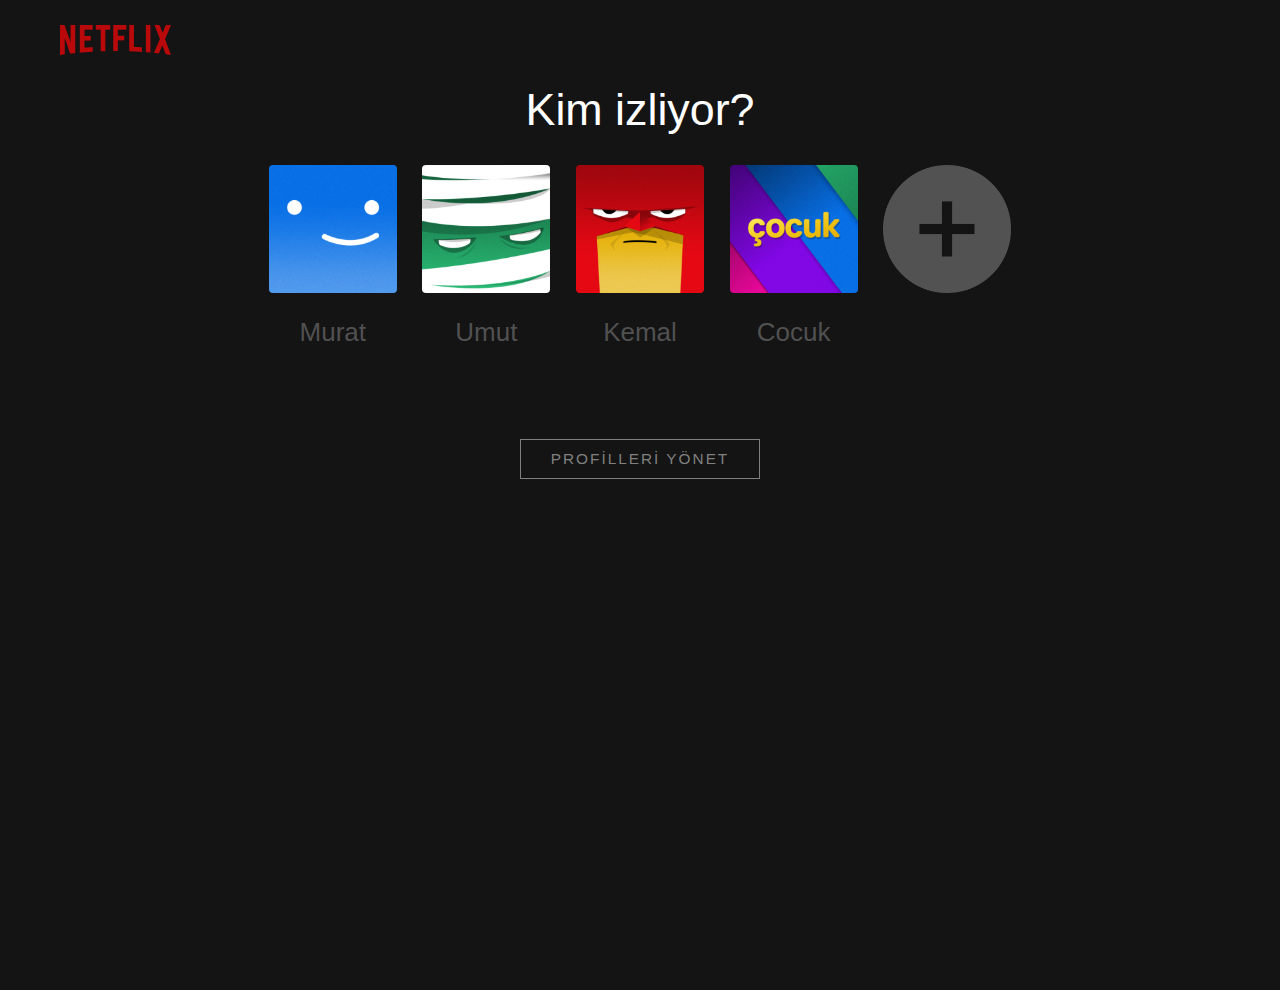
<file: profiles.html>
<!DOCTYPE html>
<html lang="en">
  <head>
    <meta charset="UTF-8" />
    <meta name="viewport" content="width=device-width, initial-scale=1.0" />
    <link rel="stylesheet" href="profiles.css" />
    <title>Profiles Page</title>
  </head>
  <body>
    <header>
      <img src="./Assets/NetflixLogoSvg.png" alt="Netflix Logo" class="logo" />
    </header>
    <main>
      <div class="content">
        <h2 class="profile-heading">Kim izliyor?</h2>
        <div class="profile-cards">
          <a href="./home.html">
            <div class="profile-icon">
              <img src="./Assets/ProfilePicture.png" alt="" />
              <p>Murat</p>
            </div>
          </a>
          <a href="./home.html">
            <div class="profile-icon">
              <img src="./Assets/ProfilePicture (1).png" alt="" />
              <p>Umut</p>
            </div>
          </a>
          <a href="./home.html">
            <div class="profile-icon">
              <img src="./Assets/ProfilePicture (2).png" alt="" />
              <p>Kemal</p>
            </div>
          </a>
          <a href="./home.html">
            <div class="profile-icon">
              <img src="./Assets/ProfilePicture (3).png" alt="" />
              <p>Cocuk</p>
            </div>
          </a>
          <div class="profile-icon">
            <img src="./Assets/Add.png" alt="" />
          </div>
        </div>
        <a href="#" class="profile-button">PROFİLLERİ YÖNET</a>
      </div>
    </main>
  </body>
</html>
</file>
<file: profiles.css>
* {
  margin: 0;
  padding: 0;
  box-sizing: border-box;
}
body {
  width: 100%;
  min-height: 110vh;
  background: #141414;
  font-family: sans-serif;
}
header {
  width: 100%;
  padding: 25px 60px;
}
.logo {
  width: 111px;
}
main {
  display: flex;
  align-items: center;
  justify-content: center;
}
.content {
  display: flex;
  flex-direction: column;
  align-items: center;
}
.content h2 {
  font-size: max(3.5vw, 30px);
  font-weight: 400;
  color: #fff;
}
.profile-cards {
  display: flex;
  justify-content: center;
  flex-wrap: wrap;
  padding: 30px;
  gap: 2vw;
  margin-bottom: 30px;
}
.profile-cards a {
  text-decoration: none;
}
.profile-cards a:hover {
  color: #fff;
}
.profile-icon p {
  margin-top: 20px;
  color: #6d6d6eb2;
  font-size: 26px;
  text-align: center;
}
.profile-icon img {
  width: 10vw;
  min-width: 84px;
  max-width: 200px;
  border-radius: 4px;
}
.profile-button {
  text-decoration: none;
  padding: 10px 30px;
  margin: 2em 0 1em;
  background-color: transparent;
  color: #808080;
  border: 1px solid #808080;
  cursor: pointer;
  display: block;
  font-size: 1.2vw;
  letter-spacing: 2px;
}
.profile-button:hover {
  color: #fff;
  border: 1px solid #fff;
}
</file>
